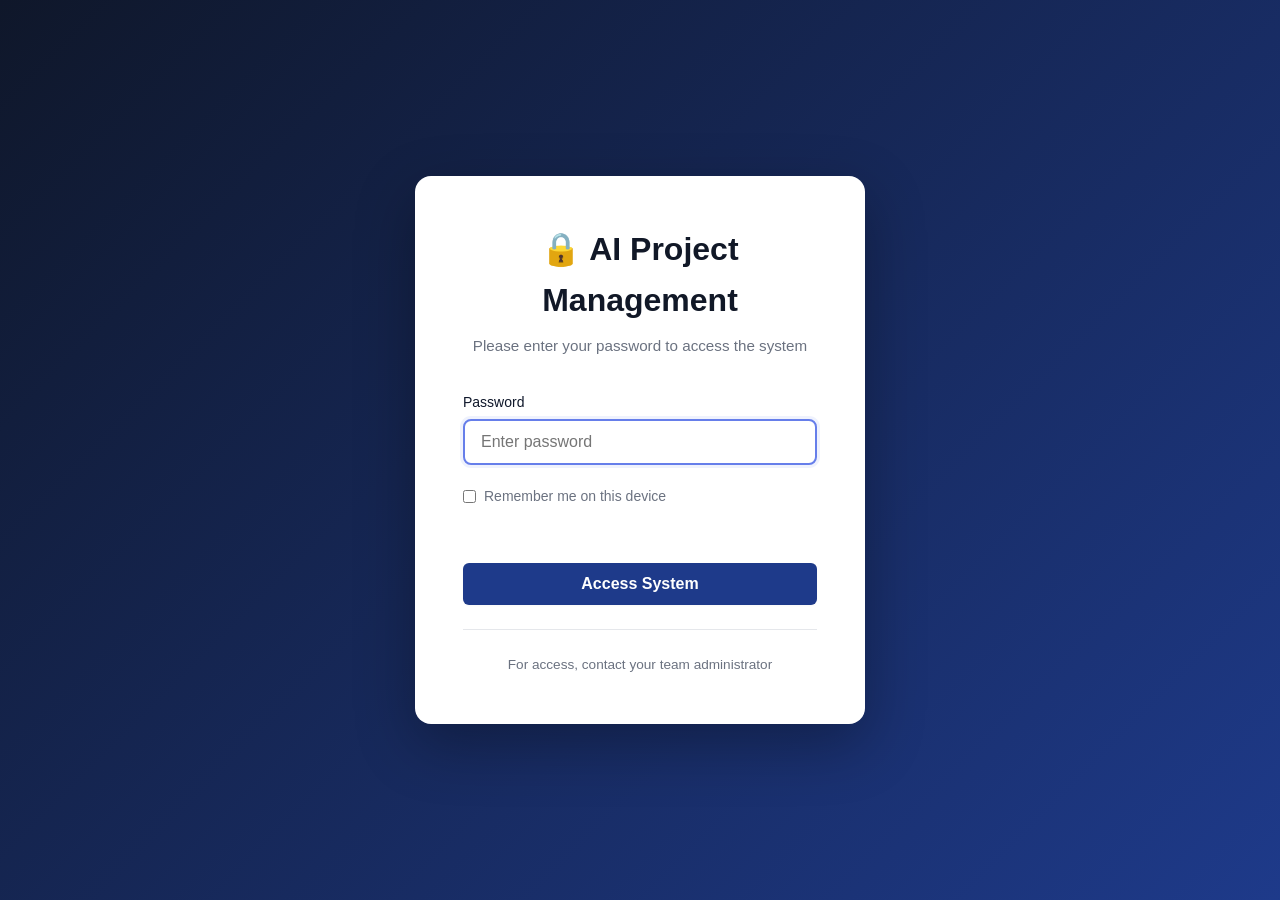
<file: index.html>
<!DOCTYPE html>
<html lang="en">
<head>
    <meta charset="UTF-8">
    <meta name="viewport" content="width=device-width, initial-scale=1.0">
    <title>AI Project Management - Marketing Team</title>
    <link rel="stylesheet" href="styles.css">
</head>
<body>
    <!-- Authentication Screen -->
    <div class="auth-screen" id="authScreen">
        <div class="auth-container">
            <div class="auth-header">
                <h1>🔒 AI Project Management</h1>
                <p>Please enter your password to access the system</p>
            </div>
            <form id="authForm">
                <div class="form-group">
                    <label for="password">Password</label>
                    <input type="password" id="password" required autofocus placeholder="Enter password">
                </div>
                <div class="form-group-checkbox">
                    <input type="checkbox" id="rememberMe">
                    <label for="rememberMe">Remember me on this device</label>
                </div>
                <div id="authError" class="auth-error"></div>
                <button type="submit" class="btn-primary btn-block">Access System</button>
            </form>
            <div class="auth-footer">
                <p>For access, contact your team administrator</p>
            </div>
        </div>
    </div>

    <div class="container" id="mainContent">
        <header>
            <div class="header-content">
                <div>
                    <h1>🤖 AI Project Management</h1>
                    <p class="subtitle">Marketing Team AI Initiatives</p>
                </div>
                <button class="btn-logout" id="logoutBtn">Logout</button>
            </div>
        </header>

        <!-- Intake Form -->
        <section class="intake-section">
            <button class="btn-primary" id="toggleFormBtn">+ New AI Project</button>

            <div class="intake-form-container" id="intakeFormContainer">
                <div class="form-header">
                    <h2>AI Project Intake Form</h2>
                    <button class="btn-close" id="closeFormBtn">&times;</button>
                </div>

                <form id="intakeForm">
                    <div class="form-group">
                        <label for="projectName">Project Name *</label>
                        <input type="text" id="projectName" required placeholder="e.g., AI Content Generator">
                    </div>

                    <div class="form-group">
                        <label for="projectDescription">Description</label>
                        <textarea id="projectDescription" rows="3" placeholder="Brief description of the AI project"></textarea>
                    </div>

                    <div class="form-group">
                        <label for="projectPerson">Assigned To *</label>
                        <input type="text" id="projectPerson" required placeholder="e.g., Samuel Martin">
                    </div>

                    <div class="form-row">
                        <div class="form-group">
                            <label for="projectStatus">Status *</label>
                            <select id="projectStatus" required>
                                <option value="New ideas">New ideas</option>
                                <option value="In progress">In progress</option>
                                <option value="Delivered">Delivered</option>
                            </select>
                        </div>

                        <div class="form-group">
                            <label for="projectPriority">Priority *</label>
                            <select id="projectPriority" required>
                                <option value="High">🔴 High</option>
                                <option value="Medium" selected>🟡 Medium</option>
                                <option value="Low">🟢 Low</option>
                            </select>
                        </div>
                    </div>

                    <div class="form-row">
                        <div class="form-group">
                            <label for="projectDate">Date *</label>
                            <input type="date" id="projectDate" required>
                        </div>

                        <div class="form-group">
                            <label for="projectSubitems">Subitems</label>
                            <input type="text" id="projectSubitems" placeholder="Comma-separated">
                        </div>
                    </div>

                    <div class="form-group">
                        <label for="projectImpact">Business Impact</label>
                        <select id="projectImpact">
                            <option value="Critical">Critical</option>
                            <option value="High">High</option>
                            <option value="Medium" selected>Medium</option>
                            <option value="Low">Low</option>
                        </select>
                    </div>

                    <div class="form-group">
                        <label for="projectEffort">Effort Estimate</label>
                        <select id="projectEffort">
                            <option value="Small">Small (< 1 week)</option>
                            <option value="Medium" selected>Medium (1-4 weeks)</option>
                            <option value="Large">Large (1-3 months)</option>
                            <option value="XLarge">X-Large (> 3 months)</option>
                        </select>
                    </div>

                    <div class="form-actions">
                        <button type="submit" class="btn-primary">Add Project</button>
                        <button type="button" class="btn-secondary" id="cancelFormBtn">Cancel</button>
                    </div>
                </form>
            </div>
        </section>

        <!-- Filter and Sort Controls -->
        <section class="controls">
            <div class="control-group">
                <label for="filterPriority">Filter by Priority:</label>
                <select id="filterPriority">
                    <option value="All">All</option>
                    <option value="High">🔴 High</option>
                    <option value="Medium">🟡 Medium</option>
                    <option value="Low">🟢 Low</option>
                </select>
            </div>

            <div class="control-group">
                <label for="sortBy">Sort by:</label>
                <select id="sortBy">
                    <option value="priority">Priority</option>
                    <option value="date">Date</option>
                    <option value="name">Name</option>
                </select>
            </div>

            <button class="btn-secondary" id="exportBtn">Export Data</button>
            <button class="btn-secondary" id="generateReportBtn">Generate Report</button>
        </section>

        <!-- Card View Sections -->
        <div class="board">
            <!-- New Ideas Column -->
            <div class="column">
                <div class="column-header new-ideas">
                    <h2>💡 New Ideas</h2>
                    <span class="count" id="countNewIdeas">0</span>
                </div>
                <div class="cards-container" id="newIdeasCards">
                    <!-- Cards will be injected here -->
                </div>
            </div>

            <!-- In Progress Column -->
            <div class="column">
                <div class="column-header in-progress">
                    <h2>🚀 In Progress</h2>
                    <span class="count" id="countInProgress">0</span>
                </div>
                <div class="cards-container" id="inProgressCards">
                    <!-- Cards will be injected here -->
                </div>
            </div>

            <!-- Delivered Column -->
            <div class="column">
                <div class="column-header delivered">
                    <h2>✅ Delivered</h2>
                    <span class="count" id="countDelivered">0</span>
                </div>
                <div class="cards-container" id="deliveredCards">
                    <!-- Cards will be injected here -->
                </div>
            </div>
        </div>

        <!-- Statistics Section -->
        <section class="statistics">
            <h3>📈 Project Statistics</h3>
            <div class="stats-grid">
                <div class="stat-card">
                    <div class="stat-value" id="totalProjects">0</div>
                    <div class="stat-label">Total Projects</div>
                </div>
                <div class="stat-card">
                    <div class="stat-value" id="highPriorityCount">0</div>
                    <div class="stat-label">High Priority</div>
                </div>
                <div class="stat-card">
                    <div class="stat-value" id="inProgressCount">0</div>
                    <div class="stat-label">In Progress</div>
                </div>
                <div class="stat-card">
                    <div class="stat-value" id="deliveredCount">0</div>
                    <div class="stat-label">Delivered</div>
                </div>
            </div>
        </section>
    </div>

    <!-- Report Modal -->
    <div class="modal" id="reportModal">
        <div class="modal-content report-modal-content">
            <div class="form-header">
                <h2>AI Projects Report</h2>
                <button class="btn-close" id="closeReportModalBtn">&times;</button>
            </div>

            <div id="reportContent" class="report-content">
                <!-- Report will be generated here -->
            </div>

            <div class="form-actions">
                <button class="btn-primary" id="printReportBtn">Print Report</button>
                <button class="btn-secondary" id="downloadReportPdfBtn">Download as PDF</button>
                <button class="btn-secondary" id="closeReportBtn">Close</button>
            </div>
        </div>
    </div>

    <!-- Edit Modal -->
    <div class="modal" id="editModal">
        <div class="modal-content">
            <div class="form-header">
                <h2>Edit Project</h2>
                <button class="btn-close" id="closeEditModalBtn">&times;</button>
            </div>
            <form id="editForm">
                <input type="hidden" id="editProjectId">

                <div class="form-group">
                    <label for="editProjectName">Project Name *</label>
                    <input type="text" id="editProjectName" required>
                </div>

                <div class="form-group">
                    <label for="editProjectDescription">Description</label>
                    <textarea id="editProjectDescription" rows="3"></textarea>
                </div>

                <div class="form-group">
                    <label for="editProjectPerson">Assigned To *</label>
                    <input type="text" id="editProjectPerson" required>
                </div>

                <div class="form-row">
                    <div class="form-group">
                        <label for="editProjectStatus">Status *</label>
                        <select id="editProjectStatus" required>
                            <option value="New ideas">New ideas</option>
                            <option value="In progress">In progress</option>
                            <option value="Delivered">Delivered</option>
                        </select>
                    </div>

                    <div class="form-group">
                        <label for="editProjectPriority">Priority *</label>
                        <select id="editProjectPriority" required>
                            <option value="High">🔴 High</option>
                            <option value="Medium">🟡 Medium</option>
                            <option value="Low">🟢 Low</option>
                        </select>
                    </div>
                </div>

                <div class="form-row">
                    <div class="form-group">
                        <label for="editProjectDate">Date *</label>
                        <input type="date" id="editProjectDate" required>
                    </div>

                    <div class="form-group">
                        <label for="editProjectSubitems">Subitems</label>
                        <input type="text" id="editProjectSubitems">
                    </div>
                </div>

                <div class="form-group">
                    <label for="editProjectImpact">Business Impact</label>
                    <select id="editProjectImpact">
                        <option value="Critical">Critical</option>
                        <option value="High">High</option>
                        <option value="Medium">Medium</option>
                        <option value="Low">Low</option>
                    </select>
                </div>

                <div class="form-group">
                    <label for="editProjectEffort">Effort Estimate</label>
                    <select id="editProjectEffort">
                        <option value="Small">Small (< 1 week)</option>
                        <option value="Medium">Medium (1-4 weeks)</option>
                        <option value="Large">Large (1-3 months)</option>
                        <option value="XLarge">X-Large (> 3 months)</option>
                    </select>
                </div>

                <div class="form-actions">
                    <button type="submit" class="btn-primary">Update Project</button>
                    <button type="button" class="btn-danger" id="deleteProjectBtn">Delete Project</button>
                    <button type="button" class="btn-secondary" id="cancelEditBtn">Cancel</button>
                </div>
            </form>
        </div>
    </div>

    <script src="app.js"></script>
</body>
</html>
</file>
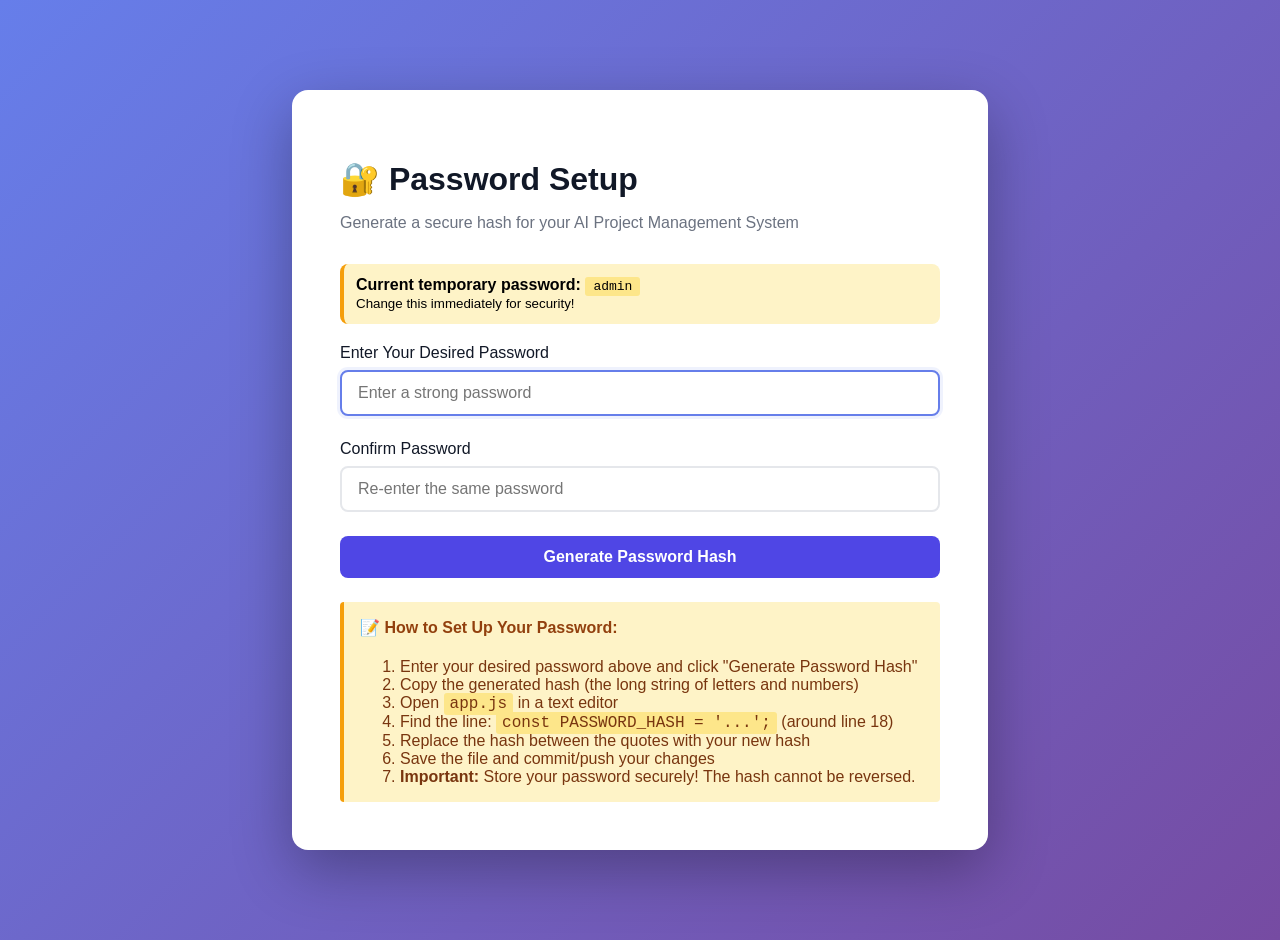
<file: setup-password.html>
<!DOCTYPE html>
<html lang="en">
<head>
    <meta charset="UTF-8">
    <meta name="viewport" content="width=device-width, initial-scale=1.0">
    <title>Password Setup - AI Project Management</title>
    <style>
        body {
            font-family: -apple-system, BlinkMacSystemFont, 'Segoe UI', 'Roboto', 'Oxygen', 'Ubuntu', 'Cantarell', sans-serif;
            background: linear-gradient(135deg, #667eea 0%, #764ba2 100%);
            display: flex;
            align-items: center;
            justify-content: center;
            min-height: 100vh;
            margin: 0;
            padding: 20px;
        }

        .container {
            background: white;
            border-radius: 16px;
            box-shadow: 0 20px 60px rgba(0, 0, 0, 0.3);
            padding: 48px;
            max-width: 600px;
            width: 100%;
        }

        h1 {
            color: #111827;
            margin-bottom: 8px;
        }

        .subtitle {
            color: #6b7280;
            margin-bottom: 32px;
        }

        .form-group {
            margin-bottom: 24px;
        }

        label {
            display: block;
            margin-bottom: 8px;
            font-weight: 500;
            color: #111827;
        }

        input {
            width: 100%;
            padding: 12px 16px;
            border: 2px solid #e5e7eb;
            border-radius: 8px;
            font-size: 16px;
            font-family: inherit;
            box-sizing: border-box;
        }

        input:focus {
            outline: none;
            border-color: #667eea;
            box-shadow: 0 0 0 3px rgba(102, 126, 234, 0.1);
        }

        button {
            background-color: #4f46e5;
            color: white;
            border: none;
            padding: 12px 24px;
            font-size: 16px;
            font-weight: 600;
            border-radius: 8px;
            cursor: pointer;
            width: 100%;
            transition: all 0.2s;
        }

        button:hover {
            background-color: #4338ca;
        }

        .result {
            margin-top: 24px;
            padding: 20px;
            background-color: #f9fafb;
            border-radius: 8px;
            border: 1px solid #e5e7eb;
            display: none;
        }

        .result.show {
            display: block;
        }

        .result h3 {
            margin-top: 0;
            color: #111827;
        }

        .hash-output {
            background-color: #111827;
            color: #10b981;
            padding: 12px;
            border-radius: 6px;
            font-family: 'Courier New', monospace;
            font-size: 14px;
            word-break: break-all;
            margin: 12px 0;
        }

        .instructions {
            background-color: #fef3c7;
            border-left: 4px solid #f59e0b;
            padding: 16px;
            margin-top: 24px;
            border-radius: 4px;
        }

        .instructions h4 {
            margin-top: 0;
            color: #92400e;
        }

        .instructions ol {
            margin-bottom: 0;
            color: #78350f;
        }

        .instructions code {
            background-color: #fde68a;
            padding: 2px 6px;
            border-radius: 3px;
            font-family: 'Courier New', monospace;
        }

        .copy-btn {
            background-color: #10b981;
            margin-top: 12px;
            padding: 8px 16px;
            font-size: 14px;
        }

        .copy-btn:hover {
            background-color: #059669;
        }

        .success-msg {
            color: #065f46;
            font-size: 14px;
            margin-top: 8px;
            display: none;
        }

        .success-msg.show {
            display: block;
        }
    </style>
</head>
<body>
    <div class="container">
        <h1>🔐 Password Setup</h1>
        <p class="subtitle">Generate a secure hash for your AI Project Management System</p>
        <p style="background: #fef3c7; padding: 12px; border-radius: 8px; margin-bottom: 20px; border-left: 4px solid #f59e0b;">
            <strong>Current temporary password:</strong> <code style="background: #fde68a; padding: 2px 8px; border-radius: 3px;">admin</code><br>
            <small>Change this immediately for security!</small>
        </p>

        <div class="form-group">
            <label for="password">Enter Your Desired Password</label>
            <input type="password" id="password" placeholder="Enter a strong password" autofocus>
        </div>

        <div class="form-group">
            <label for="confirmPassword">Confirm Password</label>
            <input type="password" id="confirmPassword" placeholder="Re-enter the same password">
        </div>

        <button onclick="generateHash()">Generate Password Hash</button>

        <div class="result" id="result">
            <h3>Your Password Hash:</h3>
            <div class="hash-output" id="hashOutput"></div>
            <button class="copy-btn" onclick="copyHash()">📋 Copy Hash to Clipboard</button>
            <div class="success-msg" id="successMsg">✓ Copied to clipboard!</div>
        </div>

        <div class="instructions">
            <h4>📝 How to Set Up Your Password:</h4>
            <ol>
                <li>Enter your desired password above and click "Generate Password Hash"</li>
                <li>Copy the generated hash (the long string of letters and numbers)</li>
                <li>Open <code>app.js</code> in a text editor</li>
                <li>Find the line: <code>const PASSWORD_HASH = '...';</code> (around line 18)</li>
                <li>Replace the hash between the quotes with your new hash</li>
                <li>Save the file and commit/push your changes</li>
                <li><strong>Important:</strong> Store your password securely! The hash cannot be reversed.</li>
            </ol>
        </div>
    </div>

    <script>
        async function hashPassword(password) {
            const encoder = new TextEncoder();
            const data = encoder.encode(password);
            const hashBuffer = await crypto.subtle.digest('SHA-256', data);
            const hashArray = Array.from(new Uint8Array(hashBuffer));
            const hashHex = hashArray.map(b => b.toString(16).padStart(2, '0')).join('');
            return hashHex;
        }

        async function generateHash() {
            const password = document.getElementById('password').value;
            const confirmPassword = document.getElementById('confirmPassword').value;
            const resultDiv = document.getElementById('result');
            const hashOutput = document.getElementById('hashOutput');
            const successMsg = document.getElementById('successMsg');

            // Reset success message
            successMsg.classList.remove('show');

            if (!password) {
                alert('Please enter a password');
                return;
            }

            if (password !== confirmPassword) {
                alert('Passwords do not match! Please try again.');
                return;
            }

            if (password.length < 8) {
                alert('Password should be at least 8 characters long for security.');
                return;
            }

            const hash = await hashPassword(password);
            hashOutput.textContent = hash;
            resultDiv.classList.add('show');
        }

        function copyHash() {
            const hashOutput = document.getElementById('hashOutput');
            const successMsg = document.getElementById('successMsg');

            navigator.clipboard.writeText(hashOutput.textContent).then(() => {
                successMsg.classList.add('show');
                setTimeout(() => {
                    successMsg.classList.remove('show');
                }, 3000);
            }).catch(err => {
                alert('Failed to copy: ' + err);
            });
        }

        // Allow Enter key to generate hash
        document.getElementById('confirmPassword').addEventListener('keypress', (e) => {
            if (e.key === 'Enter') {
                generateHash();
            }
        });
    </script>
</body>
</html>
</file>
<file: styles.css>
/* Global Styles */
* {
    margin: 0;
    padding: 0;
    box-sizing: border-box;
}

/* Authentication Screen */
.auth-screen {
    position: fixed;
    top: 0;
    left: 0;
    width: 100%;
    height: 100%;
    background: linear-gradient(135deg, #0f172a 0%, #1e3a8a 100%);
    display: flex;
    align-items: center;
    justify-content: center;
    z-index: 10000;
}

.auth-screen.hidden {
    display: none;
}

.auth-container {
    background-color: white;
    border-radius: 16px;
    box-shadow: 0 20px 60px rgba(0, 0, 0, 0.3);
    padding: 48px;
    width: 90%;
    max-width: 450px;
    animation: slideUp 0.4s ease-out;
}

.auth-header {
    text-align: center;
    margin-bottom: 32px;
}

.auth-header h1 {
    font-size: 2rem;
    color: #111827;
    margin-bottom: 8px;
}

.auth-header p {
    color: #6b7280;
    font-size: 0.95rem;
}

.auth-footer {
    text-align: center;
    margin-top: 24px;
    padding-top: 24px;
    border-top: 1px solid #e5e7eb;
}

.auth-footer p {
    color: #6b7280;
    font-size: 0.85rem;
}

.form-group-checkbox {
    display: flex;
    align-items: center;
    gap: 8px;
    margin-bottom: 20px;
}

.form-group-checkbox input[type="checkbox"] {
    width: auto;
    margin: 0;
    cursor: pointer;
}

.form-group-checkbox label {
    margin: 0;
    cursor: pointer;
    font-size: 14px;
    font-weight: normal;
    color: #6b7280;
}

.auth-error {
    color: #ef4444;
    font-size: 14px;
    margin-bottom: 16px;
    text-align: center;
    min-height: 20px;
}

.btn-block {
    width: 100%;
}

input[type="password"] {
    width: 100%;
    padding: 12px 16px;
    border: 2px solid #e5e7eb;
    border-radius: 8px;
    font-size: 16px;
    font-family: inherit;
    transition: all 0.2s;
}

input[type="password"]:focus {
    outline: none;
    border-color: #667eea;
    box-shadow: 0 0 0 3px rgba(102, 126, 234, 0.1);
}

/* Main Content - Hidden by default */
#mainContent {
    display: none;
}

#mainContent.authenticated {
    display: block;
}

:root {
    /* Professional Color Palette */
    --primary-color: #1e3a8a;
    --primary-hover: #1e40af;
    --primary-light: #3b82f6;
    --secondary-color: #64748b;
    --danger-color: #dc2626;
    --success-color: #059669;
    --warning-color: #d97706;

    /* Neutral Colors */
    --bg-color: #f8fafc;
    --card-bg: #ffffff;
    --border-color: #e2e8f0;
    --border-light: #f1f5f9;

    /* Text Colors */
    --text-primary: #0f172a;
    --text-secondary: #64748b;
    --text-muted: #94a3b8;

    /* Priority Colors - Subtle and Professional */
    --priority-high: #fef2f2;
    --priority-high-border: #dc2626;
    --priority-medium: #fffbeb;
    --priority-medium-border: #d97706;
    --priority-low: #f0fdf4;
    --priority-low-border: #059669;

    /* Shadows - Subtle and Elegant */
    --shadow-sm: 0 1px 2px 0 rgba(0, 0, 0, 0.03);
    --shadow-md: 0 2px 8px -2px rgba(0, 0, 0, 0.08);
    --shadow-lg: 0 8px 24px -4px rgba(0, 0, 0, 0.1);
    --shadow-xl: 0 20px 40px -8px rgba(0, 0, 0, 0.12);

    /* Border Radius */
    --radius-sm: 4px;
    --radius-md: 6px;
    --radius-lg: 8px;
    --radius-xl: 12px;
}

body {
    font-family: -apple-system, BlinkMacSystemFont, 'Segoe UI', 'Roboto', 'Oxygen', 'Ubuntu', 'Cantarell', sans-serif;
    background-color: var(--bg-color);
    color: var(--text-primary);
    line-height: 1.6;
}

.container {
    max-width: 1400px;
    margin: 0 auto;
    padding: 20px;
}

/* Header */
header {
    margin-bottom: 32px;
    padding: 28px 32px;
    background: linear-gradient(135deg, #0f172a 0%, #1e3a8a 100%);
    border-radius: var(--radius-lg);
    color: white;
    box-shadow: var(--shadow-md);
    border: 1px solid rgba(255, 255, 255, 0.1);
}

.header-content {
    display: flex;
    justify-content: space-between;
    align-items: center;
    flex-wrap: wrap;
    gap: 20px;
}

.header-content > div {
    text-align: center;
    flex: 1;
}

header h1 {
    font-size: 2.5rem;
    margin-bottom: 8px;
}

.subtitle {
    font-size: 1.1rem;
    opacity: 0.95;
}

.btn-logout {
    background-color: rgba(255, 255, 255, 0.2);
    color: white;
    border: 2px solid rgba(255, 255, 255, 0.3);
    padding: 10px 20px;
    font-size: 14px;
    font-weight: 600;
    border-radius: var(--radius-md);
    cursor: pointer;
    transition: all 0.2s;
    white-space: nowrap;
}

.btn-logout:hover {
    background-color: rgba(255, 255, 255, 0.3);
    border-color: rgba(255, 255, 255, 0.5);
    transform: translateY(-1px);
}

/* Intake Form Section */
.intake-section {
    margin-bottom: 30px;
}

.btn-primary {
    background-color: var(--primary-color);
    color: white;
    border: none;
    padding: 12px 24px;
    font-size: 16px;
    font-weight: 600;
    border-radius: var(--radius-md);
    cursor: pointer;
    transition: all 0.2s;
    box-shadow: var(--shadow-sm);
}

.btn-primary:hover {
    background-color: var(--primary-hover);
    box-shadow: var(--shadow-md);
    transform: translateY(-1px);
}

.btn-secondary {
    background-color: white;
    color: var(--text-primary);
    border: 1px solid var(--border-color);
    padding: 12px 24px;
    font-size: 16px;
    font-weight: 500;
    border-radius: var(--radius-md);
    cursor: pointer;
    transition: all 0.2s;
}

.btn-secondary:hover {
    background-color: var(--bg-color);
    border-color: var(--secondary-color);
}

.btn-danger {
    background-color: var(--danger-color);
    color: white;
    border: none;
    padding: 12px 24px;
    font-size: 16px;
    font-weight: 600;
    border-radius: var(--radius-md);
    cursor: pointer;
    transition: all 0.2s;
}

.btn-danger:hover {
    background-color: #dc2626;
    box-shadow: var(--shadow-md);
}

.btn-close {
    background: none;
    border: none;
    font-size: 28px;
    cursor: pointer;
    color: var(--text-secondary);
    line-height: 1;
    padding: 0;
    width: 32px;
    height: 32px;
    display: flex;
    align-items: center;
    justify-content: center;
    border-radius: 50%;
    transition: all 0.2s;
}

.btn-close:hover {
    background-color: var(--bg-color);
    color: var(--text-primary);
}

.intake-form-container {
    display: none;
    background-color: var(--card-bg);
    padding: 30px;
    margin-top: 20px;
    border-radius: var(--radius-lg);
    box-shadow: var(--shadow-lg);
    border: 1px solid var(--border-color);
}

.intake-form-container.active {
    display: block;
    animation: slideDown 0.3s ease-out;
}

@keyframes slideDown {
    from {
        opacity: 0;
        transform: translateY(-10px);
    }
    to {
        opacity: 1;
        transform: translateY(0);
    }
}

.form-header {
    display: flex;
    justify-content: space-between;
    align-items: center;
    margin-bottom: 24px;
}

.form-header h2 {
    color: var(--text-primary);
    font-size: 1.5rem;
}

.form-group {
    margin-bottom: 20px;
}

.form-row {
    display: grid;
    grid-template-columns: 1fr 1fr;
    gap: 20px;
}

label {
    display: block;
    margin-bottom: 6px;
    font-weight: 500;
    color: var(--text-primary);
    font-size: 14px;
}

input[type="text"],
input[type="date"],
textarea,
select {
    width: 100%;
    padding: 10px 12px;
    border: 1px solid var(--border-color);
    border-radius: var(--radius-sm);
    font-size: 15px;
    font-family: inherit;
    transition: all 0.2s;
}

input:focus,
textarea:focus,
select:focus {
    outline: none;
    border-color: var(--primary-color);
    box-shadow: 0 0 0 3px rgba(79, 70, 229, 0.1);
}

textarea {
    resize: vertical;
}

.form-actions {
    display: flex;
    gap: 12px;
    margin-top: 24px;
}

/* Controls */
.controls {
    background-color: var(--card-bg);
    padding: 20px;
    border-radius: var(--radius-lg);
    margin-bottom: 30px;
    display: flex;
    align-items: center;
    gap: 20px;
    flex-wrap: wrap;
    box-shadow: var(--shadow-sm);
    border: 1px solid var(--border-color);
}

.control-group {
    display: flex;
    align-items: center;
    gap: 10px;
}

.control-group label {
    margin: 0;
    font-size: 14px;
    color: var(--text-secondary);
}

.control-group select {
    width: auto;
    min-width: 150px;
}

/* Board Layout */
.board {
    display: grid;
    grid-template-columns: repeat(auto-fit, minmax(350px, 1fr));
    gap: 24px;
    margin-bottom: 40px;
}

.column {
    background-color: var(--card-bg);
    border-radius: var(--radius-lg);
    padding: 20px;
    box-shadow: var(--shadow-md);
    border: 1px solid var(--border-color);
}

.column-header {
    display: flex;
    justify-content: space-between;
    align-items: center;
    margin-bottom: 20px;
    padding-bottom: 15px;
    border-bottom: 3px solid;
}

.column-header.new-ideas {
    border-bottom-color: var(--warning-color);
}

.column-header.in-progress {
    border-bottom-color: var(--primary-light);
}

.column-header.delivered {
    border-bottom-color: var(--success-color);
}

.column-header h2 {
    font-size: 1.25rem;
    font-weight: 600;
}

.count {
    background-color: var(--bg-color);
    color: var(--text-primary);
    padding: 4px 12px;
    border-radius: 20px;
    font-size: 14px;
    font-weight: 600;
}

.cards-container {
    display: flex;
    flex-direction: column;
    gap: 16px;
    min-height: 200px;
}

/* Project Card */
.project-card {
    background-color: white;
    border: 2px solid var(--border-color);
    border-radius: var(--radius-md);
    padding: 16px;
    transition: all 0.2s;
    cursor: pointer;
}

.project-card:hover {
    border-color: var(--primary-color);
    box-shadow: var(--shadow-md);
    transform: translateY(-2px);
}

.project-card.priority-high {
    border-left: 3px solid var(--priority-high-border);
    background-color: var(--priority-high);
}

.project-card.priority-medium {
    border-left: 3px solid var(--priority-medium-border);
    background-color: var(--priority-medium);
}

.project-card.priority-low {
    border-left: 3px solid var(--priority-low-border);
    background-color: var(--priority-low);
}

.card-header {
    display: flex;
    justify-content: space-between;
    align-items: start;
    margin-bottom: 12px;
}

.card-title {
    font-size: 1.1rem;
    font-weight: 600;
    color: var(--text-primary);
    margin-bottom: 4px;
}

.priority-badge {
    font-size: 12px;
    font-weight: 600;
    padding: 4px 8px;
    border-radius: 4px;
    white-space: nowrap;
}

.priority-badge.high {
    background-color: #fecaca;
    color: #991b1b;
}

.priority-badge.medium {
    background-color: #fde68a;
    color: #92400e;
}

.priority-badge.low {
    background-color: #a7f3d0;
    color: #065f46;
}

.card-description {
    color: var(--text-secondary);
    font-size: 14px;
    margin-bottom: 12px;
    line-height: 1.5;
}

.card-meta {
    display: flex;
    flex-direction: column;
    gap: 8px;
    font-size: 13px;
}

.meta-row {
    display: flex;
    align-items: center;
    gap: 8px;
    color: var(--text-secondary);
}

.meta-row strong {
    color: var(--text-primary);
}

.subitems {
    display: flex;
    flex-wrap: wrap;
    gap: 6px;
    margin-top: 12px;
}

.subitem {
    background-color: var(--bg-color);
    color: var(--text-secondary);
    padding: 4px 10px;
    border-radius: 12px;
    font-size: 12px;
    border: 1px solid var(--border-color);
}

.impact-badge {
    display: inline-flex;
    align-items: center;
    gap: 4px;
    padding: 2px 8px;
    border-radius: 4px;
    font-size: 12px;
    font-weight: 500;
}

.impact-badge.critical {
    background-color: #fecaca;
    color: #991b1b;
}

.impact-badge.high {
    background-color: #fed7aa;
    color: #9a3412;
}

.impact-badge.medium {
    background-color: #fde68a;
    color: #92400e;
}

.impact-badge.low {
    background-color: #dbeafe;
    color: #1e40af;
}

/* Statistics */
.statistics {
    background-color: var(--card-bg);
    padding: 30px;
    border-radius: var(--radius-lg);
    box-shadow: var(--shadow-md);
    border: 1px solid var(--border-color);
}

.statistics h3 {
    margin-bottom: 20px;
    color: var(--text-primary);
}

.stats-grid {
    display: grid;
    grid-template-columns: repeat(auto-fit, minmax(200px, 1fr));
    gap: 20px;
}

.stat-card {
    background: white;
    color: var(--text-primary);
    padding: 24px;
    border-radius: var(--radius-lg);
    text-align: center;
    box-shadow: var(--shadow-sm);
    border: 1px solid var(--border-color);
    transition: all 0.2s;
}

.stat-card:hover {
    box-shadow: var(--shadow-md);
    transform: translateY(-2px);
}

.stat-card:nth-child(1) .stat-value {
    color: var(--primary-color);
}

.stat-card:nth-child(2) .stat-value {
    color: var(--danger-color);
}

.stat-card:nth-child(3) .stat-value {
    color: var(--primary-light);
}

.stat-card:nth-child(4) .stat-value {
    color: var(--success-color);
}

.stat-value {
    font-size: 2.5rem;
    font-weight: 700;
    margin-bottom: 8px;
}

.stat-label {
    font-size: 0.875rem;
    color: var(--text-secondary);
    font-weight: 500;
    text-transform: uppercase;
    letter-spacing: 0.5px;
    margin-top: 4px;
}

/* Modal */
.modal {
    display: none;
    position: fixed;
    z-index: 1000;
    left: 0;
    top: 0;
    width: 100%;
    height: 100%;
    background-color: rgba(0, 0, 0, 0.5);
    backdrop-filter: blur(4px);
}

.modal.active {
    display: flex;
    align-items: center;
    justify-content: center;
    animation: fadeIn 0.2s ease-out;
}

@keyframes fadeIn {
    from {
        opacity: 0;
    }
    to {
        opacity: 1;
    }
}

.modal-content {
    background-color: var(--card-bg);
    padding: 30px;
    border-radius: var(--radius-lg);
    box-shadow: var(--shadow-lg);
    width: 90%;
    max-width: 600px;
    max-height: 90vh;
    overflow-y: auto;
    animation: slideUp 0.3s ease-out;
}

@keyframes slideUp {
    from {
        transform: translateY(20px);
        opacity: 0;
    }
    to {
        transform: translateY(0);
        opacity: 1;
    }
}

/* Empty State */
.empty-state {
    text-align: center;
    padding: 40px 20px;
    color: var(--text-secondary);
}

.empty-state-icon {
    font-size: 3rem;
    margin-bottom: 12px;
    opacity: 0.5;
}

.empty-state-text {
    font-size: 14px;
}

/* Responsive Design */
@media (max-width: 768px) {
    header h1 {
        font-size: 1.8rem;
    }

    .board {
        grid-template-columns: 1fr;
    }

    .form-row {
        grid-template-columns: 1fr;
    }

    .controls {
        flex-direction: column;
        align-items: stretch;
    }

    .control-group {
        flex-direction: column;
        align-items: stretch;
    }

    .control-group select {
        width: 100%;
    }

    .stats-grid {
        grid-template-columns: 1fr;
    }

    .form-actions {
        flex-direction: column;
    }

    .form-actions button {
        width: 100%;
    }
}

/* Utility Classes */
.hidden {
    display: none !important;
}

/* Loading State */
.loading {
    text-align: center;
    padding: 20px;
    color: var(--text-secondary);
}

/* Success Message */
.success-message {
    background-color: #d1fae5;
    color: #065f46;
    padding: 12px 16px;
    border-radius: var(--radius-md);
    margin-bottom: 16px;
    border-left: 4px solid #10b981;
    animation: slideDown 0.3s ease-out;
}

/* Report Modal */
.report-modal-content {
    max-width: 900px;
    max-height: 90vh;
}

.report-content {
    margin: 24px 0;
    max-height: 60vh;
    overflow-y: auto;
}

.report-header {
    text-align: center;
    padding: 32px 0;
    border-bottom: 2px solid var(--border-color);
    margin-bottom: 32px;
}

.report-title {
    font-size: 2rem;
    color: var(--text-primary);
    margin-bottom: 8px;
}

.report-subtitle {
    color: var(--text-secondary);
    font-size: 1rem;
}

.report-section {
    margin-bottom: 32px;
}

.report-section-title {
    font-size: 1.25rem;
    color: var(--text-primary);
    margin-bottom: 16px;
    padding-bottom: 8px;
    border-bottom: 1px solid var(--border-light);
}

.report-summary-grid {
    display: grid;
    grid-template-columns: repeat(auto-fit, minmax(200px, 1fr));
    gap: 16px;
    margin-bottom: 24px;
}

.report-summary-card {
    background: var(--bg-color);
    padding: 20px;
    border-radius: var(--radius-md);
    border: 1px solid var(--border-color);
}

.report-summary-label {
    font-size: 0.875rem;
    color: var(--text-secondary);
    text-transform: uppercase;
    letter-spacing: 0.5px;
    margin-bottom: 8px;
}

.report-summary-value {
    font-size: 2rem;
    font-weight: 700;
    color: var(--primary-color);
}

.report-table {
    width: 100%;
    border-collapse: collapse;
    margin-top: 16px;
}

.report-table th {
    background-color: var(--bg-color);
    color: var(--text-primary);
    font-weight: 600;
    text-align: left;
    padding: 12px;
    border-bottom: 2px solid var(--border-color);
    font-size: 0.875rem;
    text-transform: uppercase;
    letter-spacing: 0.5px;
}

.report-table td {
    padding: 12px;
    border-bottom: 1px solid var(--border-light);
    color: var(--text-secondary);
}

.report-table tr:hover {
    background-color: var(--bg-color);
}

.report-priority-badge {
    display: inline-block;
    padding: 4px 12px;
    border-radius: 12px;
    font-size: 0.75rem;
    font-weight: 600;
}

.report-priority-badge.high {
    background-color: var(--priority-high);
    color: var(--priority-high-border);
}

.report-priority-badge.medium {
    background-color: var(--priority-medium);
    color: var(--priority-medium-border);
}

.report-priority-badge.low {
    background-color: var(--priority-low);
    color: var(--priority-low-border);
}

.report-chart {
    margin: 24px 0;
    padding: 20px;
    background: var(--bg-color);
    border-radius: var(--radius-md);
    border: 1px solid var(--border-color);
}

.report-footer {
    margin-top: 32px;
    padding-top: 16px;
    border-top: 1px solid var(--border-color);
    text-align: center;
    color: var(--text-muted);
    font-size: 0.875rem;
}

/* Print Styles */
@media print {
    .form-actions,
    .form-header button {
        display: none !important;
    }

    .report-modal-content {
        box-shadow: none;
        max-width: 100%;
        max-height: none;
    }

    .report-content {
        max-height: none;
        overflow: visible;
    }
}
</file>
